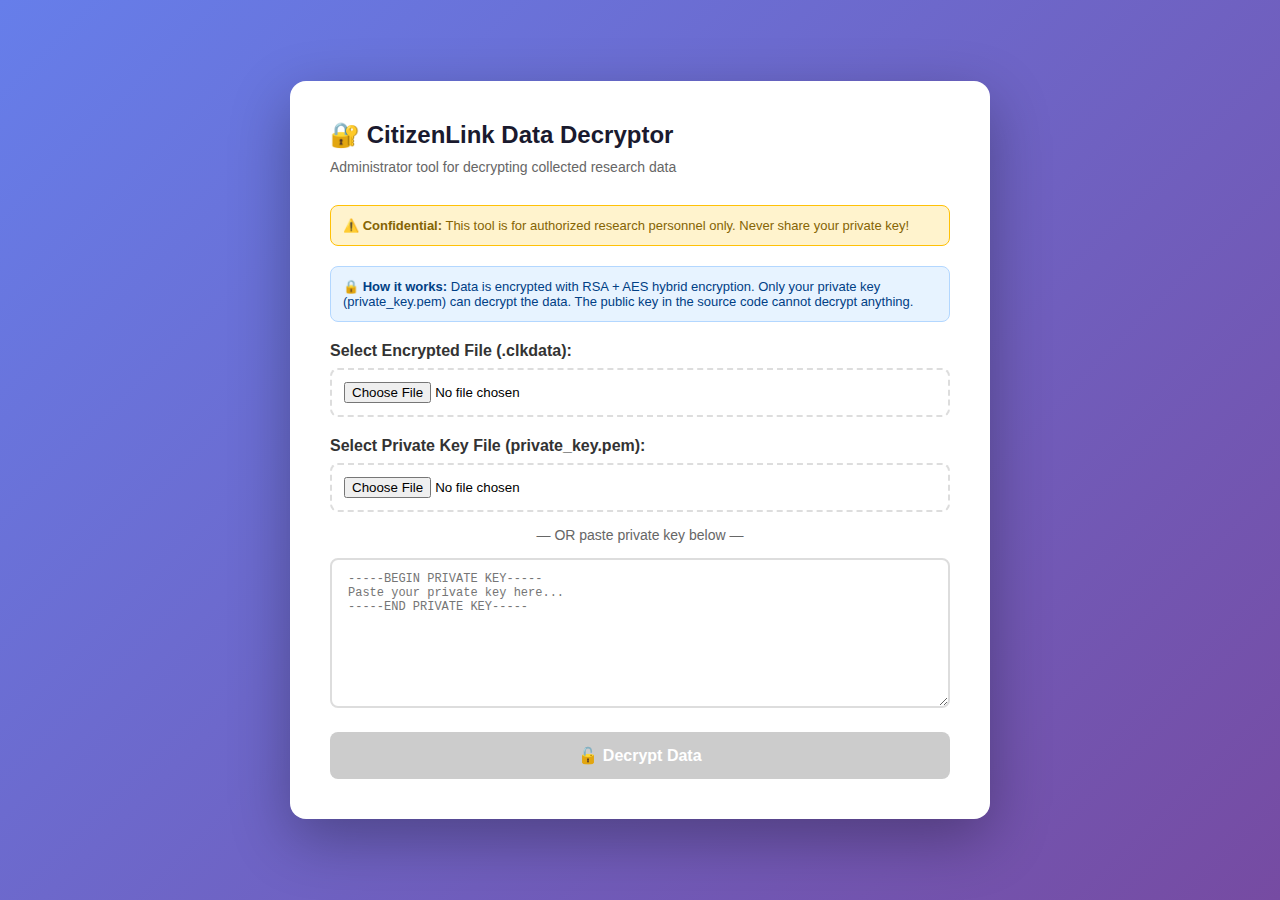
<file: decrypt_data.html>
<!DOCTYPE html>
<html lang="en">
<head>
    <meta charset="UTF-8">
    <meta name="viewport" content="width=device-width, initial-scale=1.0">
    <title>CitizenLink Data Decryptor</title>
    <style>
        * {
            box-sizing: border-box;
            margin: 0;
            padding: 0;
        }
        body {
            font-family: -apple-system, BlinkMacSystemFont, 'Segoe UI', Roboto, Oxygen, Ubuntu, sans-serif;
            background: linear-gradient(135deg, #667eea 0%, #764ba2 100%);
            min-height: 100vh;
            display: flex;
            align-items: center;
            justify-content: center;
            padding: 20px;
        }
        .container {
            background: white;
            border-radius: 16px;
            box-shadow: 0 20px 60px rgba(0,0,0,0.3);
            padding: 40px;
            max-width: 700px;
            width: 100%;
        }
        h1 {
            color: #1a1a2e;
            margin-bottom: 10px;
            font-size: 24px;
        }
        .subtitle {
            color: #666;
            margin-bottom: 30px;
            font-size: 14px;
        }
        .form-group {
            margin-bottom: 20px;
        }
        label {
            display: block;
            margin-bottom: 8px;
            font-weight: 600;
            color: #333;
        }
        input[type="file"] {
            width: 100%;
            padding: 12px;
            border: 2px dashed #ddd;
            border-radius: 8px;
            cursor: pointer;
        }
        input[type="file"]:hover {
            border-color: #6366f1;
        }
        textarea {
            width: 100%;
            padding: 12px 16px;
            border: 2px solid #ddd;
            border-radius: 8px;
            font-size: 12px;
            font-family: 'Courier New', monospace;
            min-height: 150px;
            resize: vertical;
        }
        textarea:focus {
            outline: none;
            border-color: #6366f1;
        }
        .btn {
            width: 100%;
            padding: 14px;
            background: linear-gradient(135deg, #6366f1 0%, #4f46e5 100%);
            color: white;
            border: none;
            border-radius: 8px;
            font-size: 16px;
            font-weight: 600;
            cursor: pointer;
            transition: transform 0.2s, box-shadow 0.2s;
        }
        .btn:hover {
            transform: translateY(-2px);
            box-shadow: 0 4px 12px rgba(99, 102, 241, 0.4);
        }
        .btn:disabled {
            background: #ccc;
            cursor: not-allowed;
            transform: none;
            box-shadow: none;
        }
        .result {
            margin-top: 20px;
            padding: 20px;
            background: #f8f9fa;
            border-radius: 8px;
            display: none;
        }
        .result.show {
            display: block;
        }
        .result.success {
            background: #d4edda;
            border: 1px solid #c3e6cb;
        }
        .result.error {
            background: #f8d7da;
            border: 1px solid #f5c6cb;
        }
        .result-title {
            font-weight: 600;
            margin-bottom: 10px;
        }
        .result.success .result-title {
            color: #155724;
        }
        .result.error .result-title {
            color: #721c24;
        }
        pre {
            background: #1a1a2e;
            color: #10b981;
            padding: 16px;
            border-radius: 8px;
            overflow-x: auto;
            max-height: 400px;
            overflow-y: auto;
            font-size: 12px;
            margin-top: 10px;
        }
        .download-btn {
            margin-top: 15px;
            background: linear-gradient(135deg, #10b981 0%, #059669 100%);
        }
        .warning {
            background: #fff3cd;
            border: 1px solid #ffc107;
            padding: 12px;
            border-radius: 8px;
            margin-bottom: 20px;
            font-size: 13px;
            color: #856404;
        }
        .security-note {
            background: #e7f3ff;
            border: 1px solid #b3d7ff;
            padding: 12px;
            border-radius: 8px;
            margin-bottom: 20px;
            font-size: 13px;
            color: #004085;
        }
        .or-divider {
            text-align: center;
            margin: 15px 0;
            color: #666;
            font-size: 14px;
        }
        .info-grid {
            display: grid;
            grid-template-columns: 1fr 1fr;
            gap: 10px;
            margin-bottom: 15px;
        }
        .info-item {
            padding: 8px 12px;
            background: #f0f0f0;
            border-radius: 6px;
        }
        .info-item strong {
            color: #333;
        }
    </style>
</head>
<body>
    <div class="container">
        <h1>🔐 CitizenLink Data Decryptor</h1>
        <p class="subtitle">Administrator tool for decrypting collected research data</p>
        
        <div class="warning">
            ⚠️ <strong>Confidential:</strong> This tool is for authorized research personnel only. 
            Never share your private key!
        </div>

        <div class="security-note">
            🔒 <strong>How it works:</strong> Data is encrypted with RSA + AES hybrid encryption. 
            Only your private key (private_key.pem) can decrypt the data. The public key in the source code cannot decrypt anything.
        </div>

        <div class="form-group">
            <label for="encFile">Select Encrypted File (.clkdata):</label>
            <input type="file" id="encFile" accept=".clkdata">
        </div>

        <div class="form-group">
            <label for="privateKeyFile">Select Private Key File (private_key.pem):</label>
            <input type="file" id="privateKeyFile" accept=".pem">
            
            <div class="or-divider">— OR paste private key below —</div>
            
            <textarea id="privateKeyText" placeholder="-----BEGIN PRIVATE KEY-----
Paste your private key here...
-----END PRIVATE KEY-----"></textarea>
        </div>

        <button class="btn" id="decryptBtn" disabled>🔓 Decrypt Data</button>

        <div class="result" id="result">
            <div class="result-title" id="resultTitle"></div>
            <div id="resultContent"></div>
        </div>
    </div>

    <script>
        const encFileInput = document.getElementById('encFile');
        const privateKeyFileInput = document.getElementById('privateKeyFile');
        const privateKeyText = document.getElementById('privateKeyText');
        const decryptBtn = document.getElementById('decryptBtn');
        const resultDiv = document.getElementById('result');
        const resultTitle = document.getElementById('resultTitle');
        const resultContent = document.getElementById('resultContent');

        let selectedEncFile = null;
        let privateKeyPem = null;
        let decryptedData = null;

        encFileInput.addEventListener('change', (e) => {
            selectedEncFile = e.target.files[0];
            updateButtonState();
        });

        privateKeyFileInput.addEventListener('change', async (e) => {
            const file = e.target.files[0];
            if (file) {
                privateKeyPem = await file.text();
                privateKeyText.value = privateKeyPem;
                updateButtonState();
            }
        });

        privateKeyText.addEventListener('input', () => {
            privateKeyPem = privateKeyText.value;
            updateButtonState();
        });

        function updateButtonState() {
            const hasValidKey = privateKeyPem && (
                privateKeyPem.includes('PRIVATE KEY') || 
                privateKeyPem.includes('RSA PRIVATE KEY')
            );
            decryptBtn.disabled = !selectedEncFile || !hasValidKey;
            
            // Debug logging
            console.log('Button state:', {
                hasFile: !!selectedEncFile,
                hasKey: !!privateKeyPem,
                keyLength: privateKeyPem ? privateKeyPem.length : 0,
                hasValidKey: hasValidKey,
                buttonDisabled: decryptBtn.disabled
            });
        }

        decryptBtn.addEventListener('click', async () => {
            if (!selectedEncFile || !privateKeyPem) return;

            decryptBtn.disabled = true;
            decryptBtn.textContent = '🔄 Decrypting...';

            try {
                // Read the encrypted file
                const fileBuffer = await selectedEncFile.arrayBuffer();
                const fileBytes = new Uint8Array(fileBuffer);
                
                // Check header
                const header = new TextDecoder().decode(fileBytes.slice(0, 8));
                if (header !== 'CLKENC01') {
                    throw new Error('Invalid file format. This is not a valid CitizenLink encrypted file.');
                }
                
                // Get encrypted content (skip 8-byte header)
                const encryptedBase64 = bytesToBase64(fileBytes.slice(8));
                
                // Decrypt
                const decrypted = await hybridDecrypt(encryptedBase64, privateKeyPem);
                decryptedData = JSON.parse(decrypted);
                
                const testerId = decryptedData.export_info?.tester_id || 'unknown';
                
                resultDiv.className = 'result show success';
                resultTitle.textContent = '✅ Decryption Successful!';
                
                resultContent.innerHTML = `
                    <div class="info-grid">
                        <div class="info-item"><strong>Tester ID:</strong> ${decryptedData.export_info?.tester_id || 'N/A'}</div>
                        <div class="info-item"><strong>Tester Name:</strong> ${decryptedData.export_info?.tester_name || 'N/A'}</div>
                        <div class="info-item"><strong>Squad:</strong> ${decryptedData.export_info?.squad || 'N/A'}</div>
                        <div class="info-item"><strong>Total Entries:</strong> ${decryptedData.export_info?.total_entries || 0}</div>
                        <div class="info-item"><strong>Protocols Completed:</strong> ${decryptedData.export_info?.protocols_completed || 0}</div>
                        <div class="info-item"><strong>Exported At:</strong> ${new Date(decryptedData.export_info?.exported_at).toLocaleString() || 'N/A'}</div>
                    </div>
                    <pre>${JSON.stringify(decryptedData, null, 2)}</pre>
                    <button class="btn download-btn" onclick="downloadDecrypted('${testerId}.json')">
                        📥 Download Decrypted JSON
                    </button>
                `;

            } catch (error) {
                console.error('Decryption error:', error);
                resultDiv.className = 'result show error';
                resultTitle.textContent = '❌ Decryption Failed';
                resultContent.innerHTML = `<p>${error.message}</p><p>Make sure you're using the correct private key and a valid .clkdata file.</p>`;
            } finally {
                decryptBtn.disabled = false;
                decryptBtn.textContent = '🔓 Decrypt Data';
            }
        });

        async function hybridDecrypt(encryptedBase64, privateKeyPem) {
            const combined = base64ToBytes(encryptedBase64);
            
            // Parse the package: [keyLength(2)] + [encryptedAesKey] + [iv(12)] + [encryptedData]
            const keyLength = (combined[0] << 8) | combined[1];
            const encryptedAesKey = combined.slice(2, 2 + keyLength);
            const iv = combined.slice(2 + keyLength, 2 + keyLength + 12);
            const encryptedData = combined.slice(2 + keyLength + 12);
            
            // Import RSA private key
            const rsaPrivateKey = await importRSAPrivateKey(privateKeyPem);
            
            // Decrypt AES key with RSA
            const aesKeyRaw = await crypto.subtle.decrypt(
                { name: 'RSA-OAEP' },
                rsaPrivateKey,
                encryptedAesKey
            );
            
            // Import AES key
            const aesKey = await crypto.subtle.importKey(
                'raw',
                aesKeyRaw,
                { name: 'AES-GCM', length: 256 },
                false,
                ['decrypt']
            );
            
            // Decrypt data with AES
            const decryptedBuffer = await crypto.subtle.decrypt(
                { name: 'AES-GCM', iv: iv },
                aesKey,
                encryptedData
            );
            
            return new TextDecoder().decode(decryptedBuffer);
        }
        
        async function importRSAPrivateKey(pemKey) {
            // Remove PEM header/footer and whitespace
            const pemContents = pemKey
                .replace(/-----BEGIN PRIVATE KEY-----/, '')
                .replace(/-----END PRIVATE KEY-----/, '')
                .replace(/-----BEGIN RSA PRIVATE KEY-----/, '')
                .replace(/-----END RSA PRIVATE KEY-----/, '')
                .replace(/\s/g, '');
            
            // Decode base64 to binary
            const binaryKey = base64ToBytes(pemContents);
            
            // Import as CryptoKey
            return await crypto.subtle.importKey(
                'pkcs8',
                binaryKey,
                { name: 'RSA-OAEP', hash: 'SHA-256' },
                false,
                ['decrypt']
            );
        }
        
        function bytesToBase64(bytes) {
            let binary = '';
            for (let i = 0; i < bytes.length; i++) {
                binary += String.fromCharCode(bytes[i]);
            }
            return btoa(binary);
        }
        
        function base64ToBytes(base64) {
            const binary = atob(base64);
            const bytes = new Uint8Array(binary.length);
            for (let i = 0; i < binary.length; i++) {
                bytes[i] = binary.charCodeAt(i);
            }
            return bytes;
        }

        function downloadDecrypted(filename) {
            if (!decryptedData) return;
            
            const blob = new Blob([JSON.stringify(decryptedData, null, 2)], { type: 'application/json' });
            const url = URL.createObjectURL(blob);
            const a = document.createElement('a');
            a.href = url;
            a.download = filename;
            document.body.appendChild(a);
            a.click();
            document.body.removeChild(a);
            URL.revokeObjectURL(url);
        }
    </script>
</body>
</html>
</file>
